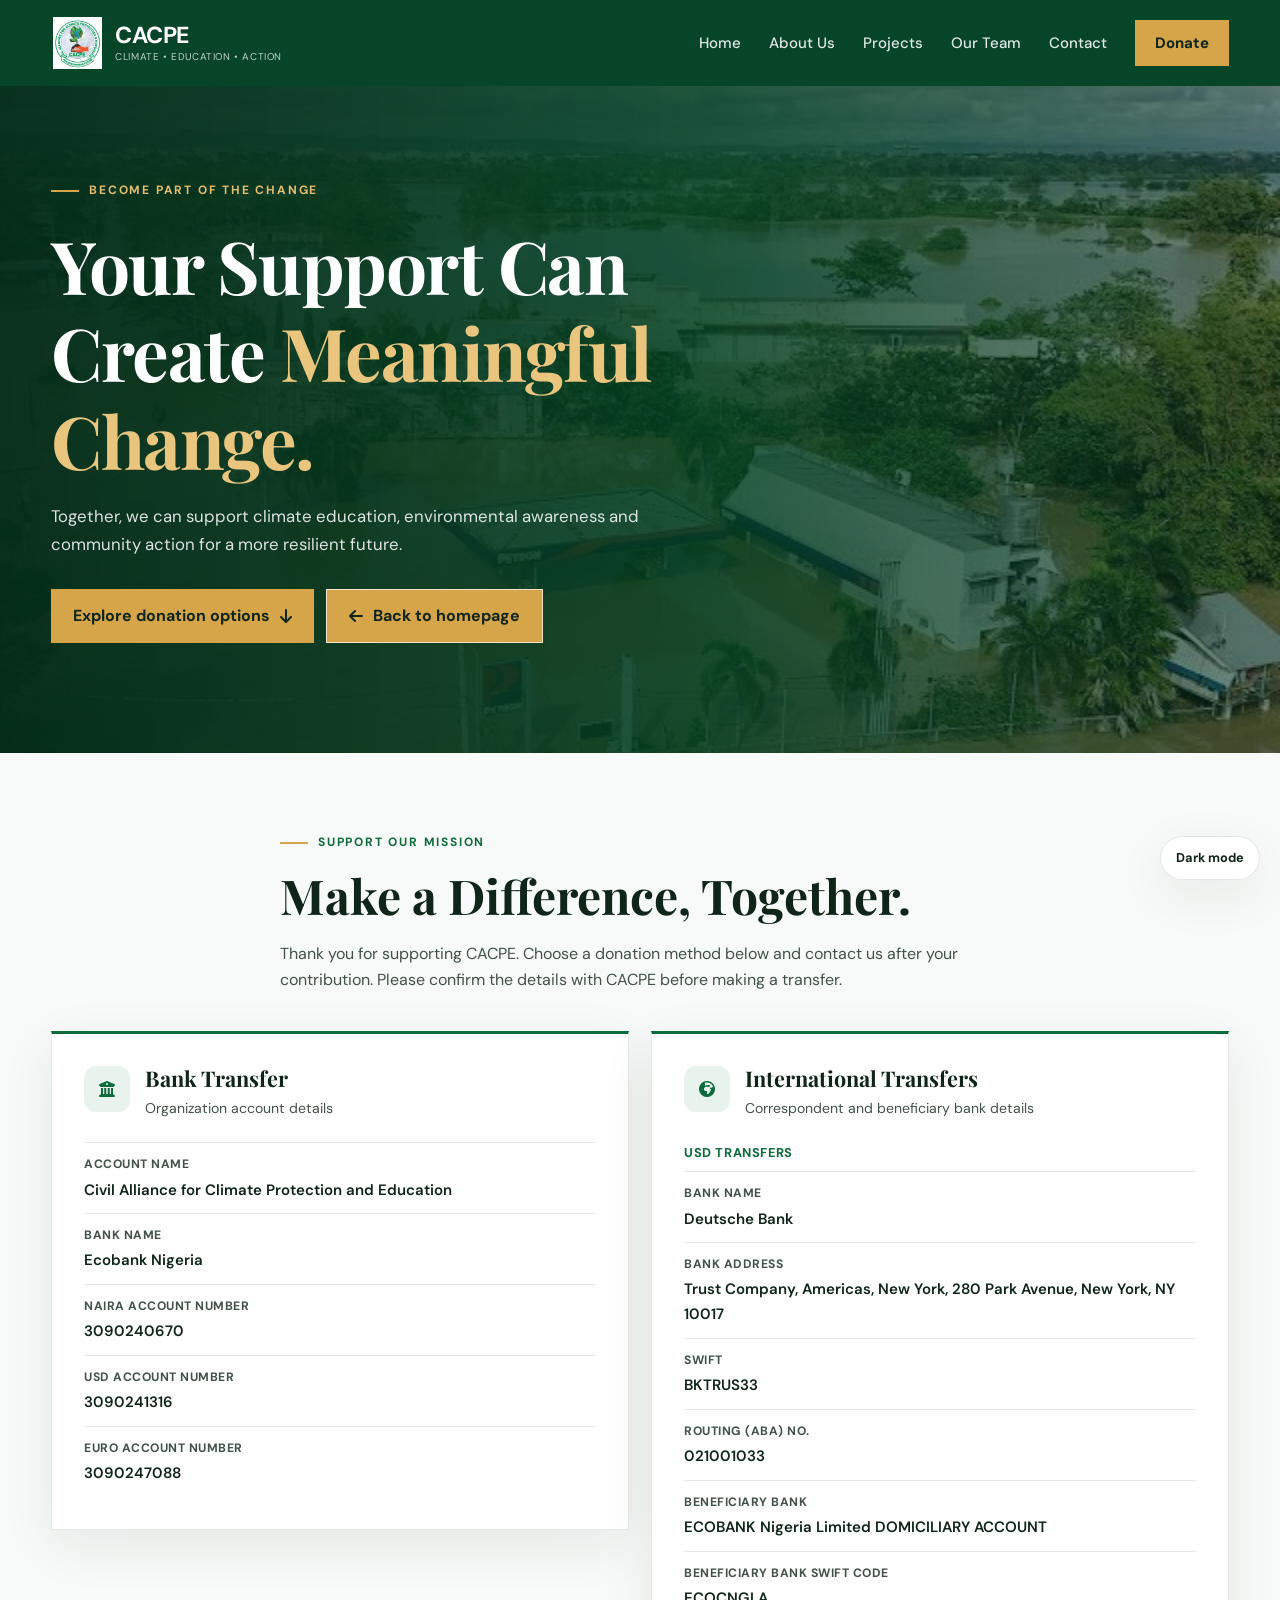
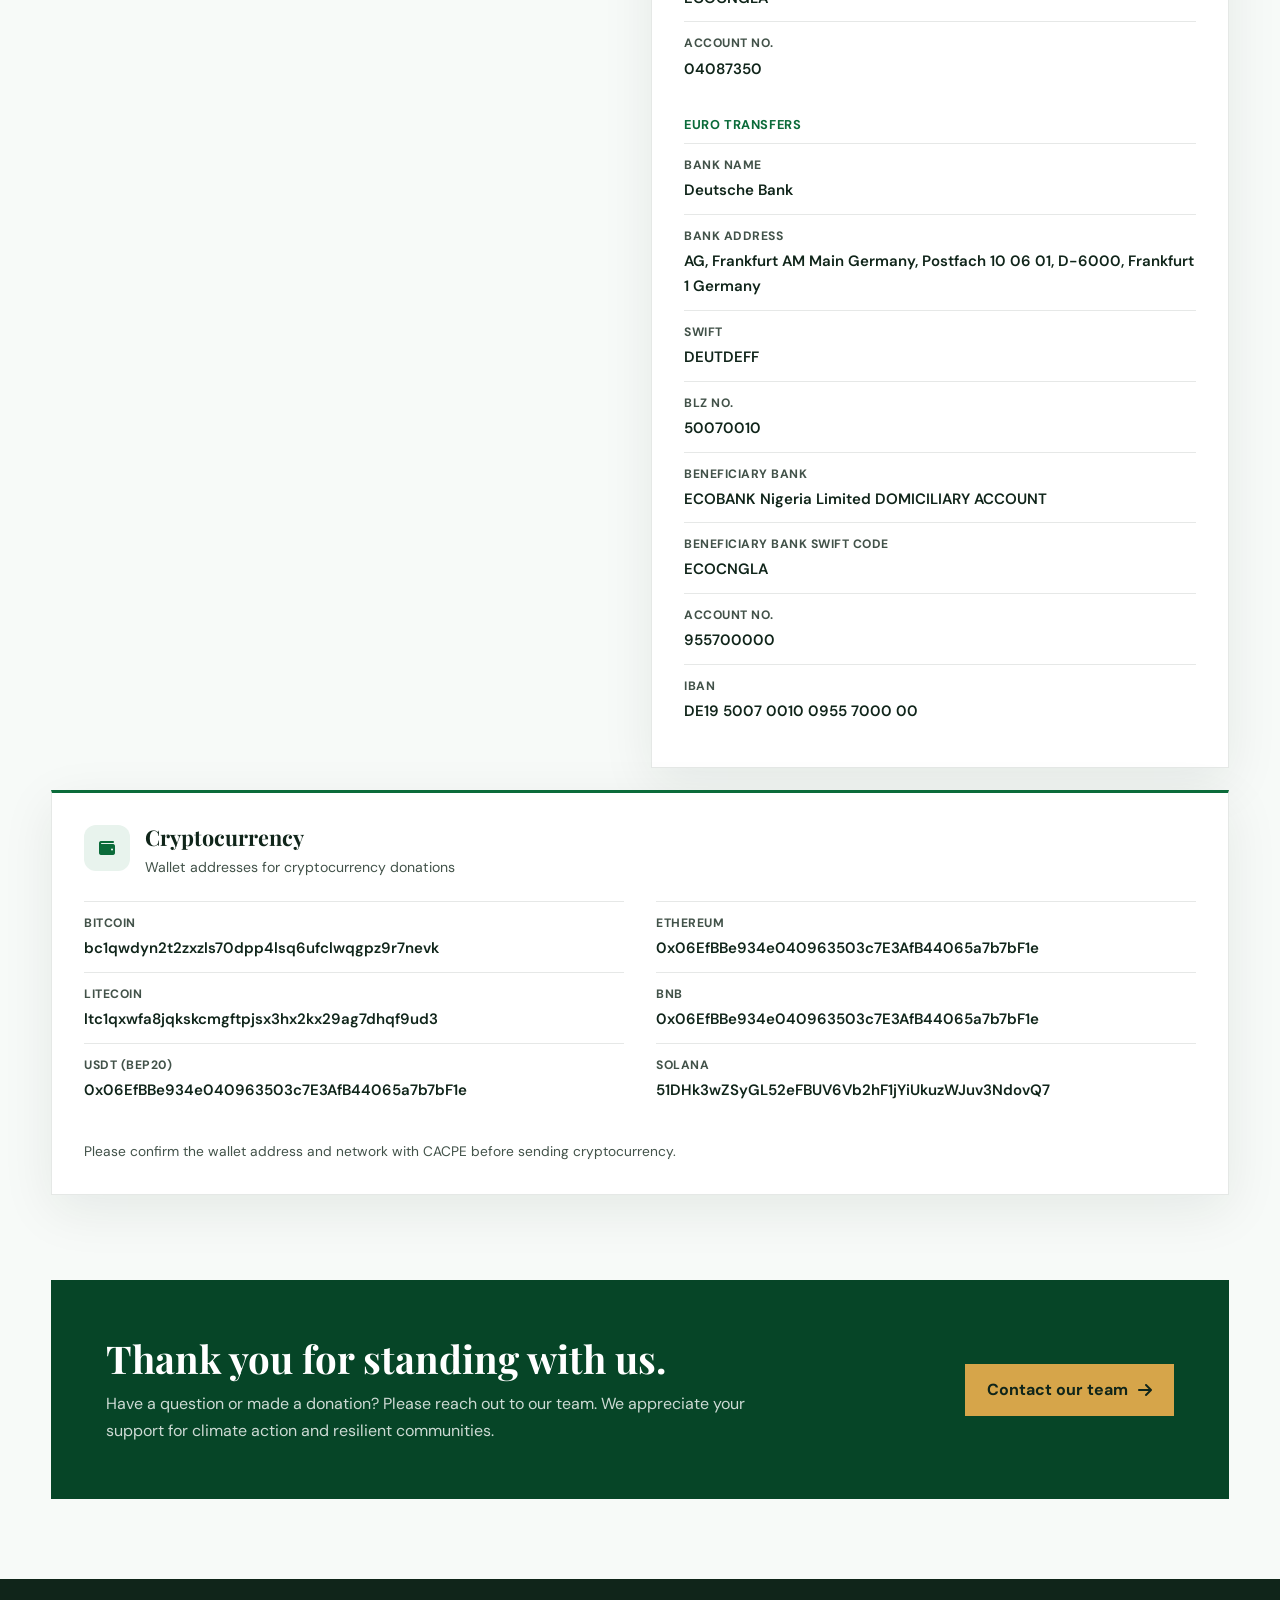
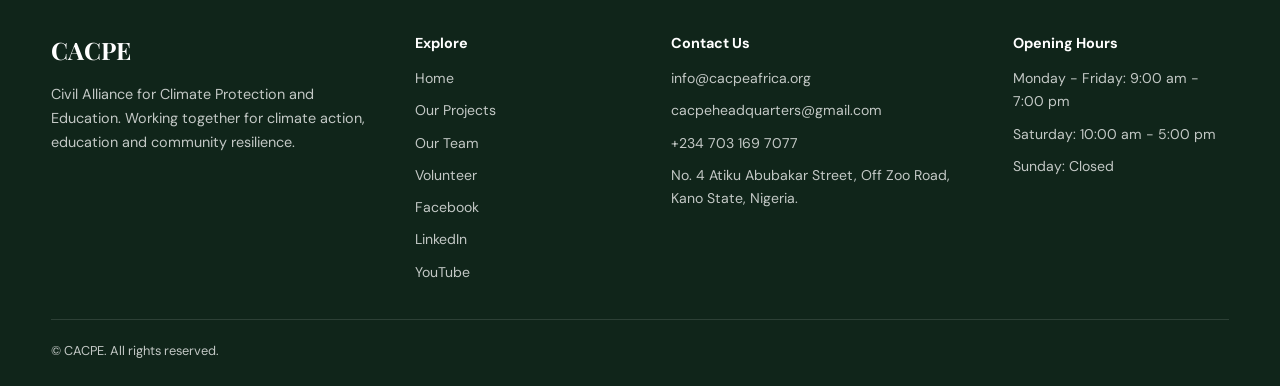
<file: donation.html>
<!DOCTYPE html>
<html lang="en">
<head>
    <meta charset="utf-8">
    <meta name="viewport" content="width=device-width, initial-scale=1">
    <meta name="description" content="Support CACPE's climate education, environmental awareness and community resilience initiatives.">
    <title>Donate | CACPE</title>
    <link rel="preconnect" href="https://fonts.googleapis.com">
    <link rel="preconnect" href="https://fonts.gstatic.com" crossorigin>
    <link href="https://fonts.googleapis.com/css2?family=DM+Sans:wght@400;500;600;700&family=Playfair+Display:wght@600;700&display=swap" rel="stylesheet">
    <link rel="stylesheet" href="https://cdnjs.cloudflare.com/ajax/libs/font-awesome/6.5.2/css/all.min.css">
    <style>
        :root {
            color-scheme: light;
            --primary: #0b6b3a;
            --primary-dark: #064527;
            --primary-light: #e8f3ed;
            --accent: #d6a54a;
            --dark: #10251a;
            --text: #425249;
            --surface: #ffffff;
            --background: #f7faf8;
            --border: rgba(16, 37, 26, 0.1);
            --shadow: 0 15px 50px rgba(10, 40, 24, 0.08);
        }

        * { box-sizing: border-box; }
        html { scroll-behavior: smooth; }
        body {
            margin: 0;
            background: var(--background);
            color: var(--text);
            font-family: "DM Sans", sans-serif;
            line-height: 1.65;
        }
        body.dark-mode {
            color-scheme: dark;
            --primary: #79d49e;
            --primary-dark: #b1e6c6;
            --primary-light: #183b28;
            --dark: #eff8f2;
            --text: #c3d4c8;
            --surface: #14281c;
            --background: #0c1b12;
            --border: rgba(224, 245, 231, 0.14);
            --shadow: 0 15px 50px rgba(0, 0, 0, 0.2);
        }
        a { color: inherit; text-decoration: none; }
        button { font: inherit; }
        img { display: block; max-width: 100%; }
        :focus-visible { outline: 3px solid var(--accent); outline-offset: 4px; }
        .container { width: min(92%, 1200px); margin-inline: auto; }
        .site-header { background: #064527; color: #fff; }
        .navbar {
            min-height: 86px;
            display: flex;
            align-items: center;
            justify-content: space-between;
            gap: 24px;
        }
        .logo { display: flex; align-items: center; gap: 12px; flex-shrink: 0; }
        .logo img { width: 52px; height: 52px; object-fit: contain; }
        .logo-text { display: flex; flex-direction: column; line-height: 1; }
        .logo-name { font-size: 1.45rem; font-weight: 700; letter-spacing: -0.5px; }
        .logo-tagline { margin-top: 5px; color: rgba(255,255,255,0.75); font-size: 0.62rem; letter-spacing: 0.6px; }
        .nav-links { display: flex; align-items: center; gap: 28px; }
        .nav-links a { color: rgba(255,255,255,0.88); font-size: 0.94rem; font-weight: 500; }
        .nav-links a:hover { color: #fff; }
        .nav-links .nav-current { color: #10251a; background: var(--accent); padding: 11px 20px; font-weight: 700; }

        .hero {
            position: relative;
            overflow: hidden;
            color: #fff;
            background: linear-gradient(90deg, rgba(4, 45, 25, 0.97) 0%, rgba(5, 65, 34, 0.87) 55%, rgba(5, 43, 24, 0.55) 100%), url("slide2.webp") center / cover;
        }
        .hero-inner { position: relative; padding: 95px 0 110px; max-width: 780px; }
        .eyebrow {
            display: flex;
            align-items: center;
            gap: 10px;
            color: var(--primary);
            font-size: 0.75rem;
            font-weight: 700;
            letter-spacing: 1.8px;
            text-transform: uppercase;
        }
        .eyebrow::before { content: ""; width: 28px; height: 2px; background: var(--accent); }
        .hero .eyebrow { color: #e5bd70; }
        h1, h2, h3 { font-family: "Playfair Display", serif; line-height: 1.2; }
        .hero h1 { margin: 20px 0 20px; max-width: 740px; font-size: clamp(2.6rem, 5.7vw, 4.7rem); letter-spacing: -1.5px; }
        .hero h1 span { color: #e9c57d; }
        .hero p { max-width: 590px; margin: 0 0 30px; color: rgba(255,255,255,0.86); font-size: 1.05rem; }
        .hero-actions { display: flex; flex-wrap: wrap; gap: 12px; }
        .button-home { background: transparent; color: #fff; border: 1px solid rgba(255,255,255,0.7); }
        .button-home:hover { background: #fff; color: #064527; }
        .button {
            display: inline-flex;
            align-items: center;
            justify-content: center;
            gap: 10px;
            min-height: 52px;
            padding: 13px 22px;
            background: var(--accent);
            color: #10251a;
            font-weight: 700;
            transition: transform 0.2s ease, background 0.2s ease;
        }
        .button:hover { background: #e6bb69; transform: translateY(-2px); }
        .intro { padding: 80px 0 38px; }
        .section-heading { max-width: 720px; }
        .section-heading h2 { margin: 14px 0 16px; color: var(--dark); font-size: clamp(2rem, 3.8vw, 3rem); }
        .section-heading p { margin: 0; }
        .donation-section { padding: 0 0 85px; }
        .donation-grid { display: grid; grid-template-columns: repeat(2, minmax(0, 1fr)); gap: 22px; align-items: start; }
        .card {
            min-width: 0;
            padding: 32px;
            background: var(--surface);
            border: 1px solid var(--border);
            border-top: 3px solid var(--primary);
            box-shadow: var(--shadow);
        }
        .card-header { display: flex; align-items: flex-start; gap: 15px; margin-bottom: 22px; }
        .card-icon {
            width: 46px;
            height: 46px;
            flex-shrink: 0;
            display: grid;
            place-items: center;
            border-radius: 12px;
            color: var(--primary);
            background: var(--primary-light);
        }
        .card h3 { margin: 0 0 5px; color: var(--dark); font-size: 1.35rem; }
        .card-header p { margin: 0; font-size: 0.88rem; }
        .details { margin: 0; }
        .details > div { padding: 11px 0; border-top: 1px solid var(--border); }
        .details dt { color: var(--text); font-size: 0.76rem; font-weight: 700; text-transform: uppercase; letter-spacing: 0.5px; }
        .details dd { margin: 3px 0 0; color: var(--dark); font-size: 0.94rem; font-weight: 600; overflow-wrap: anywhere; }
        .subheading { margin: 24px 0 10px; color: var(--primary); font: 700 0.8rem "DM Sans", sans-serif; letter-spacing: 0.6px; text-transform: uppercase; }
        .crypto-card { grid-column: 1 / -1; }
        .crypto-card .details { display: grid; grid-template-columns: repeat(2, minmax(0, 1fr)); column-gap: 32px; }
        .notice { margin: 26px 0 0; font-size: 0.86rem; }
        .contact-section { padding: 0 0 80px; }
        .contact-box {
            padding: clamp(30px, 5vw, 55px);
            display: flex;
            justify-content: space-between;
            align-items: center;
            gap: 30px;
            color: #fff;
            background: #064527;
        }
        .contact-box h2 { margin: 0 0 10px; color: #fff; font-size: clamp(1.7rem, 3vw, 2.4rem); }
        .contact-box p { max-width: 670px; margin: 0; color: rgba(255,255,255,0.8); }
        .contact-box .button { flex-shrink: 0; }
        .site-footer { padding: 55px 0 25px; color: rgba(255,255,255,0.75); background: #10251a; }
        .footer-grid { display: grid; grid-template-columns: 1.5fr 1fr 1.4fr 1fr; gap: 40px; }
        .footer-brand { color: #fff; font: 700 1.5rem "Playfair Display", serif; }
        .footer-description { max-width: 350px; font-size: 0.9rem; }
        .footer-grid h2 { margin: 0 0 15px; color: #fff; font: 700 0.9rem "DM Sans", sans-serif; }
        .footer-links { display: grid; gap: 9px; font-size: 0.88rem; }
        .footer-links a:hover { color: #e9c57d; }
        .footer-bottom { margin-top: 35px; padding-top: 20px; border-top: 1px solid rgba(255,255,255,0.12); font-size: 0.8rem; }
        .theme-toggle {
            position: fixed;
            right: 20px;
            bottom: 20px;
            z-index: 10;
            min-height: 44px;
            padding: 10px 15px;
            border: 1px solid var(--border);
            border-radius: 24px;
            background: var(--surface);
            color: var(--dark);
            box-shadow: var(--shadow);
            cursor: pointer;
            font-size: 0.8rem;
            font-weight: 700;
        }
        @media (max-width: 900px) {
            .navbar { padding: 15px 0; flex-wrap: wrap; }
            .nav-links { width: 100%; flex-wrap: wrap; gap: 12px 20px; }
            .nav-links .nav-current { padding: 8px 13px; }
            .footer-grid { grid-template-columns: repeat(2, minmax(0, 1fr)); }
        }
        @media (max-width: 700px) {
            .hero-inner { padding: 65px 0 75px; }
            .intro { padding-top: 60px; }
            .donation-grid, .footer-grid { grid-template-columns: 1fr; }
            .crypto-card { grid-column: auto; }
            .crypto-card .details { grid-template-columns: 1fr; }
            .card { padding: 25px; }
            .contact-box { align-items: flex-start; flex-direction: column; }
            .footer-grid { gap: 25px; }
        }
        @media (prefers-reduced-motion: reduce) {
            html { scroll-behavior: auto; }
            .button { transition: none; }
        }
    </style>
</head>
<body>
    <header class="site-header">
        <nav class="navbar container" aria-label="Main navigation">
            <a class="logo" href="index.html" aria-label="CACPE home">
                <img src="logo.png" alt="">
                <span class="logo-text">
                    <span class="logo-name">CACPE</span>
                    <span class="logo-tagline">CLIMATE &bull; EDUCATION &bull; ACTION</span>
                </span>
            </a>
            <div class="nav-links">
                <a href="index.html">Home</a>
                <a href="index.html#about">About Us</a>
                <a href="index.html#projects">Projects</a>
                <a href="index.html#team">Our Team</a>
                <a href="index.html#contact">Contact</a>
                <a class="nav-current" href="#donation-options" aria-current="page">Donate</a>
            </div>
        </nav>
    </header>

    <main>
        <section class="hero">
            <div class="container">
                <div class="hero-inner">
                    <div class="eyebrow">Become part of the change</div>
                    <h1>Your Support Can Create <span>Meaningful Change.</span></h1>
                    <p>Together, we can support climate education, environmental awareness and community action for a more resilient future.</p>
                    <div class="hero-actions">
                        <a class="button" href="#donation-options">Explore donation options <i class="fa-solid fa-arrow-down" aria-hidden="true"></i></a>
                        <a class="button button-home" href="index.html"><i class="fa-solid fa-arrow-left" aria-hidden="true"></i> Back to homepage</a>
                    </div>
                </div>
            </div>
        </section>

        <section class="intro" id="donation-options">
            <div class="container section-heading">
                <div class="eyebrow">Support our mission</div>
                <h2>Make a Difference, Together.</h2>
                <p>Thank you for supporting CACPE. Choose a donation method below and contact us after your contribution. Please confirm the details with CACPE before making a transfer.</p>
            </div>
        </section>

        <section class="donation-section" aria-label="Donation account details">
            <div class="container donation-grid">
                <article class="card">
                    <div class="card-header">
                        <div class="card-icon"><i class="fa-solid fa-building-columns" aria-hidden="true"></i></div>
                        <div><h3>Bank Transfer</h3><p>Organization account details</p></div>
                    </div>
                    <dl class="details">
                        <div><dt>Account name</dt><dd>Civil Alliance for Climate Protection and Education</dd></div>
                        <div><dt>Bank name</dt><dd>Ecobank Nigeria</dd></div>
                        <div><dt>Naira account number</dt><dd>3090240670</dd></div>
                        <div><dt>USD account number</dt><dd>3090241316</dd></div>
                        <div><dt>Euro account number</dt><dd>3090247088</dd></div>
                    </dl>
                </article>

                <article class="card">
                    <div class="card-header">
                        <div class="card-icon"><i class="fa-solid fa-earth-africa" aria-hidden="true"></i></div>
                        <div><h3>International Transfers</h3><p>Correspondent and beneficiary bank details</p></div>
                    </div>
                    <h4 class="subheading">USD transfers</h4>
                    <dl class="details">
                        <div><dt>Bank name</dt><dd>Deutsche Bank</dd></div>
                        <div><dt>Bank address</dt><dd>Trust Company, Americas, New York, 280 Park Avenue, New York, NY 10017</dd></div>
                        <div><dt>SWIFT</dt><dd>BKTRUS33</dd></div>
                        <div><dt>Routing (ABA) no.</dt><dd>021001033</dd></div>
                        <div><dt>Beneficiary bank</dt><dd>ECOBANK Nigeria Limited DOMICILIARY ACCOUNT</dd></div>
                        <div><dt>Beneficiary bank SWIFT code</dt><dd>ECOCNGLA</dd></div>
                        <div><dt>Account no.</dt><dd>04087350</dd></div>
                    </dl>
                    <h4 class="subheading">Euro transfers</h4>
                    <dl class="details">
                        <div><dt>Bank name</dt><dd>Deutsche Bank</dd></div>
                        <div><dt>Bank address</dt><dd>AG, Frankfurt AM Main Germany, Postfach 10 06 01, D-6000, Frankfurt 1 Germany</dd></div>
                        <div><dt>SWIFT</dt><dd>DEUTDEFF</dd></div>
                        <div><dt>BLZ no.</dt><dd>50070010</dd></div>
                        <div><dt>Beneficiary bank</dt><dd>ECOBANK Nigeria Limited DOMICILIARY ACCOUNT</dd></div>
                        <div><dt>Beneficiary bank SWIFT code</dt><dd>ECOCNGLA</dd></div>
                        <div><dt>Account no.</dt><dd>955700000</dd></div>
                        <div><dt>IBAN</dt><dd>DE19 5007 0010 0955 7000 00</dd></div>
                    </dl>
                </article>

                <article class="card crypto-card">
                    <div class="card-header">
                        <div class="card-icon"><i class="fa-solid fa-wallet" aria-hidden="true"></i></div>
                        <div><h3>Cryptocurrency</h3><p>Wallet addresses for cryptocurrency donations</p></div>
                    </div>
                    <dl class="details">
                        <div><dt>Bitcoin</dt><dd>bc1qwdyn2t2zxzls70dpp4lsq6ufclwqgpz9r7nevk</dd></div>
                        <div><dt>Ethereum</dt><dd>0x06EfBBe934e040963503c7E3AfB44065a7b7bF1e</dd></div>
                        <div><dt>Litecoin</dt><dd>ltc1qxwfa8jqkskcmgftpjsx3hx2kx29ag7dhqf9ud3</dd></div>
                        <div><dt>BNB</dt><dd>0x06EfBBe934e040963503c7E3AfB44065a7b7bF1e</dd></div>
                        <div><dt>USDT (BEP20)</dt><dd>0x06EfBBe934e040963503c7E3AfB44065a7b7bF1e</dd></div>
                        <div><dt>Solana</dt><dd>51DHk3wZSyGL52eFBUV6Vb2hF1jYiUkuzWJuv3NdovQ7</dd></div>
                    </dl>
                    <p class="notice">Please confirm the wallet address and network with CACPE before sending cryptocurrency.</p>
                </article>
            </div>
        </section>

        <section class="contact-section">
            <div class="container">
                <div class="contact-box">
                    <div>
                        <h2>Thank you for standing with us.</h2>
                        <p>Have a question or made a donation? Please reach out to our team. We appreciate your support for climate action and resilient communities.</p>
                    </div>
                    <a class="button" href="mailto:cacpeheadquarters@gmail.com?subject=CACPE%20Donation">Contact our team <i class="fa-solid fa-arrow-right" aria-hidden="true"></i></a>
                </div>
            </div>
        </section>
    </main>

    <footer class="site-footer">
        <div class="container">
            <div class="footer-grid">
                <div>
                    <a class="footer-brand" href="index.html">CACPE</a>
                    <p class="footer-description">Civil Alliance for Climate Protection and Education. Working together for climate action, education and community resilience.</p>
                </div>
                <div>
                    <h2>Explore</h2>
                    <div class="footer-links">
                        <a href="index.html">Home</a>
                        <a href="index.html#projects">Our Projects</a>
                        <a href="index.html#team">Our Team</a>
                        <a href="https://docs.google.com/forms/d/e/1FAIpQLSenNHJCt9EyWTzgnU_Mzqfug9jK3BcVXkn5cvQBJuNWF5U53A/viewform?usp=header">Volunteer</a>
                        <a href="https://web.facebook.com/people/Civil-Alliance-for-Climate-Protection-and-Education-CACPE/100063861288696/">Facebook</a>
                        <a href="https://ng.linkedin.com/company/civil-alliance-for-climate-protection-and-education-cacpe">LinkedIn</a>
                        <a href="https://www.youtube.com/@CACPE_HQ">YouTube</a>
                    </div>
                </div>
                <div>
                    <h2>Contact Us</h2>
                    <div class="footer-links">
                        <a href="mailto:info@cacpeafrica.org">info@cacpeafrica.org</a>
                        <a href="mailto:cacpeheadquarters@gmail.com">cacpeheadquarters@gmail.com</a>
                        <a href="tel:+2347031697077">+234 703 169 7077</a>
                        <span>No. 4 Atiku Abubakar Street, Off Zoo Road, Kano State, Nigeria.</span>
                    </div>
                </div>
                <div>
                    <h2>Opening Hours</h2>
                    <div class="footer-links">
                        <span>Monday - Friday: 9:00 am - 7:00 pm</span>
                        <span>Saturday: 10:00 am - 5:00 pm</span>
                        <span>Sunday: Closed</span>
                    </div>
                </div>
            </div>
            <div class="footer-bottom">&copy; CACPE. All rights reserved.</div>
        </div>
    </footer>
    <button class="theme-toggle" type="button">Dark mode</button>
    <script src="theme.js"></script>
</body>
</html>
</file>
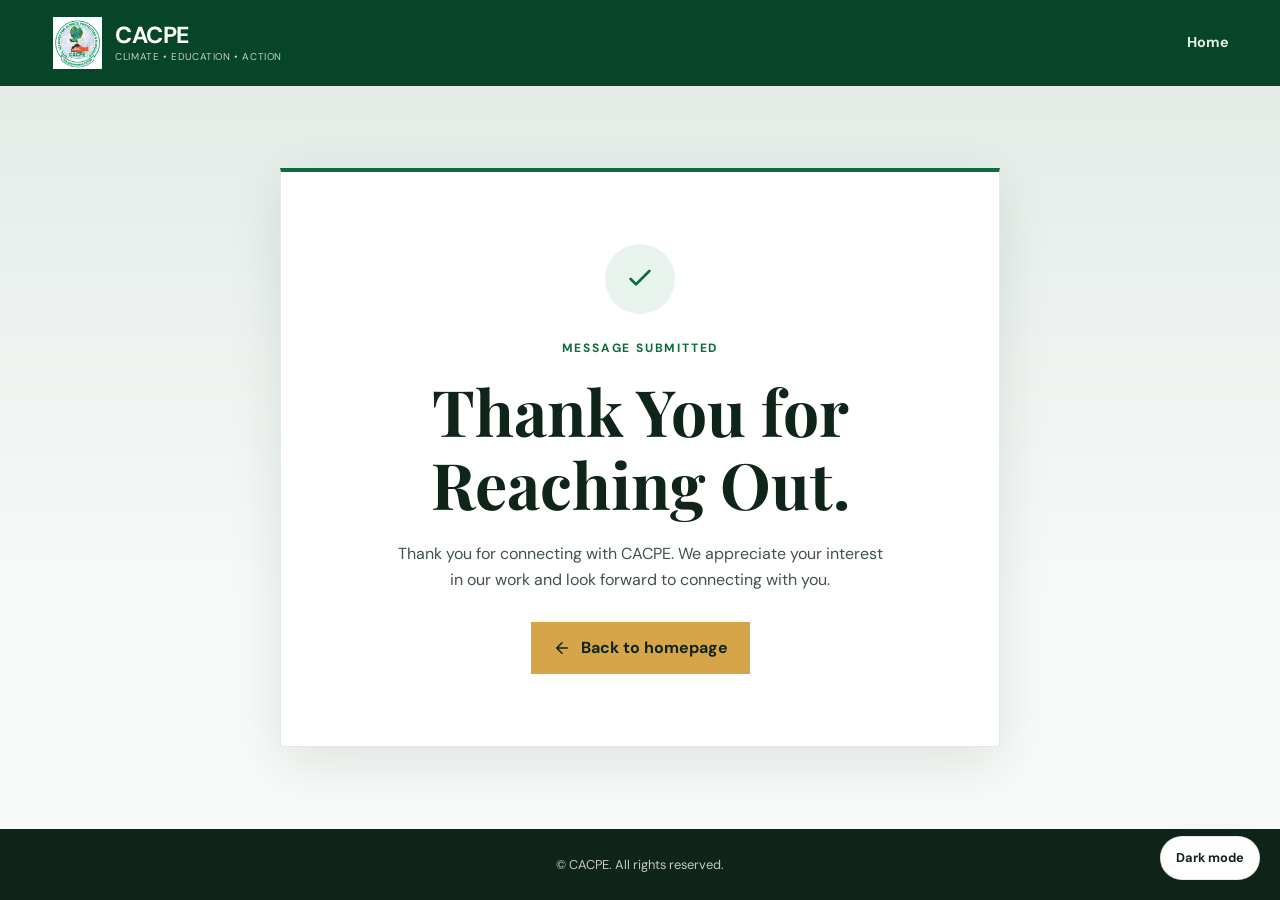
<file: thanks.html>
<!DOCTYPE html>
<html lang="en">
<head>
    <meta charset="utf-8">
    <meta name="viewport" content="width=device-width, initial-scale=1">
    <meta name="description" content="Thank you for contacting CACPE.">
    <title>Thank You | CACPE</title>
    <link rel="preconnect" href="https://fonts.googleapis.com">
    <link rel="preconnect" href="https://fonts.gstatic.com" crossorigin>
    <link href="https://fonts.googleapis.com/css2?family=DM+Sans:wght@400;500;600;700&family=Playfair+Display:wght@600;700&display=swap" rel="stylesheet">
    <style>
        :root {
            color-scheme: light;
            --background: #f7faf8;
            --surface: #fff;
            --text: #425249;
            --heading: #10251a;
            --green: #0b6b3a;
            --green-light: #e8f3ed;
            --border: rgba(16, 37, 26, 0.1);
        }

        * { box-sizing: border-box; }
        body {
            min-height: 100vh;
            margin: 0;
            display: flex;
            flex-direction: column;
            background: var(--background);
            color: var(--text);
            font-family: "DM Sans", sans-serif;
            line-height: 1.65;
        }
        body.dark-mode {
            color-scheme: dark;
            --background: #0c1b12;
            --surface: #14281c;
            --text: #c3d4c8;
            --heading: #eff8f2;
            --green: #79d49e;
            --green-light: #183b28;
            --border: rgba(224, 245, 231, 0.14);
        }
        a { color: inherit; text-decoration: none; }
        button { font: inherit; }
        :focus-visible { outline: 3px solid #d6a54a; outline-offset: 4px; }
        .container { width: min(92%, 1200px); margin-inline: auto; }
        .site-header { background: #064527; color: #fff; }
        .header-inner { min-height: 86px; display: flex; align-items: center; justify-content: space-between; gap: 20px; }
        .logo { display: flex; align-items: center; gap: 12px; }
        .logo img { width: 52px; height: 52px; object-fit: contain; }
        .logo-text { display: flex; flex-direction: column; line-height: 1; }
        .logo-name { font-size: 1.45rem; font-weight: 700; letter-spacing: -0.5px; }
        .logo-tagline { margin-top: 5px; color: rgba(255,255,255,0.75); font-size: 0.62rem; letter-spacing: 0.6px; }
        .header-home { color: rgba(255,255,255,0.9); font-size: 0.9rem; font-weight: 700; }
        .header-home:hover { color: #e9c57d; }
        main {
            flex: 1;
            display: grid;
            place-items: center;
            padding: 80px 0;
            background: linear-gradient(180deg, rgba(6,69,39,0.08), transparent 70%);
        }
        .thank-you-card {
            width: min(100%, 720px);
            margin-inline: auto;
            padding: clamp(32px, 7vw, 72px);
            border: 1px solid var(--border);
            border-top: 4px solid var(--green);
            background: var(--surface);
            box-shadow: 0 15px 50px rgba(10,40,24,0.1);
            text-align: center;
        }
        .icon {
            display: grid;
            place-items: center;
            width: 70px;
            height: 70px;
            margin: 0 auto 25px;
            border-radius: 50%;
            background: var(--green-light);
            color: var(--green);
        }
        .icon svg { width: 32px; height: 32px; }
        .eyebrow {
            color: var(--green);
            font-size: 0.75rem;
            font-weight: 700;
            letter-spacing: 1.8px;
            text-transform: uppercase;
        }
        h1 {
            margin: 15px 0 20px;
            color: var(--heading);
            font: 700 clamp(2.4rem, 6vw, 4rem)/1.15 "Playfair Display", serif;
        }
        .thank-you-card p { max-width: 500px; margin: 0 auto 28px; }
        .home-button {
            display: inline-flex;
            align-items: center;
            justify-content: center;
            gap: 10px;
            min-height: 52px;
            padding: 13px 22px;
            background: #d6a54a;
            color: #10251a;
            font-weight: 700;
            transition: background 0.2s ease, transform 0.2s ease;
        }
        .home-button:hover { background: #e6bb69; transform: translateY(-2px); }
        .home-button svg { width: 18px; height: 18px; }
        footer { padding: 25px 0; background: #10251a; color: rgba(255,255,255,0.75); text-align: center; font-size: 0.8rem; }
        .theme-toggle {
            position: fixed;
            right: 20px;
            bottom: 20px;
            min-height: 44px;
            padding: 10px 15px;
            border: 1px solid var(--border);
            border-radius: 24px;
            background: var(--surface);
            color: var(--heading);
            box-shadow: 0 8px 30px rgba(10,40,24,0.1);
            cursor: pointer;
            font-size: 0.8rem;
            font-weight: 700;
        }
        @media (max-width: 600px) {
            .header-inner { min-height: 74px; }
            .logo img { width: 44px; height: 44px; }
            main { padding: 50px 0 80px; }
            footer { padding-bottom: 80px; }
        }
        @media (prefers-reduced-motion: reduce) {
            .home-button { transition: none; }
        }
    </style>
</head>
<body>
    <header class="site-header">
        <div class="container header-inner">
            <a class="logo" href="index.html" aria-label="CACPE home">
                <img src="logo.png" alt="">
                <span class="logo-text">
                    <span class="logo-name">CACPE</span>
                    <span class="logo-tagline">CLIMATE &bull; EDUCATION &bull; ACTION</span>
                </span>
            </a>
            <a class="header-home" href="index.html">Home</a>
        </div>
    </header>

    <main>
        <div class="container">
            <section class="thank-you-card">
                <div class="icon" aria-hidden="true">
                    <svg viewBox="0 0 24 24" fill="none" stroke="currentColor" stroke-width="2" stroke-linecap="round" stroke-linejoin="round"><path d="M5 12l4 4L19 6"></path></svg>
                </div>
                <div class="eyebrow">Message submitted</div>
                <h1>Thank You for Reaching Out.</h1>
                <p>Thank you for connecting with CACPE. We appreciate your interest in our work and look forward to connecting with you.</p>
                <a class="home-button" href="index.html">
                    <svg viewBox="0 0 24 24" fill="none" stroke="currentColor" stroke-width="2" stroke-linecap="round" stroke-linejoin="round" aria-hidden="true"><path d="M19 12H5M12 19l-7-7 7-7"></path></svg>
                    Back to homepage
                </a>
            </section>
        </div>
    </main>

    <footer><div class="container">&copy; CACPE. All rights reserved.</div></footer>
    <button class="theme-toggle" type="button">Dark mode</button>
    <script src="theme.js"></script>
</body>
</html>
</file>
